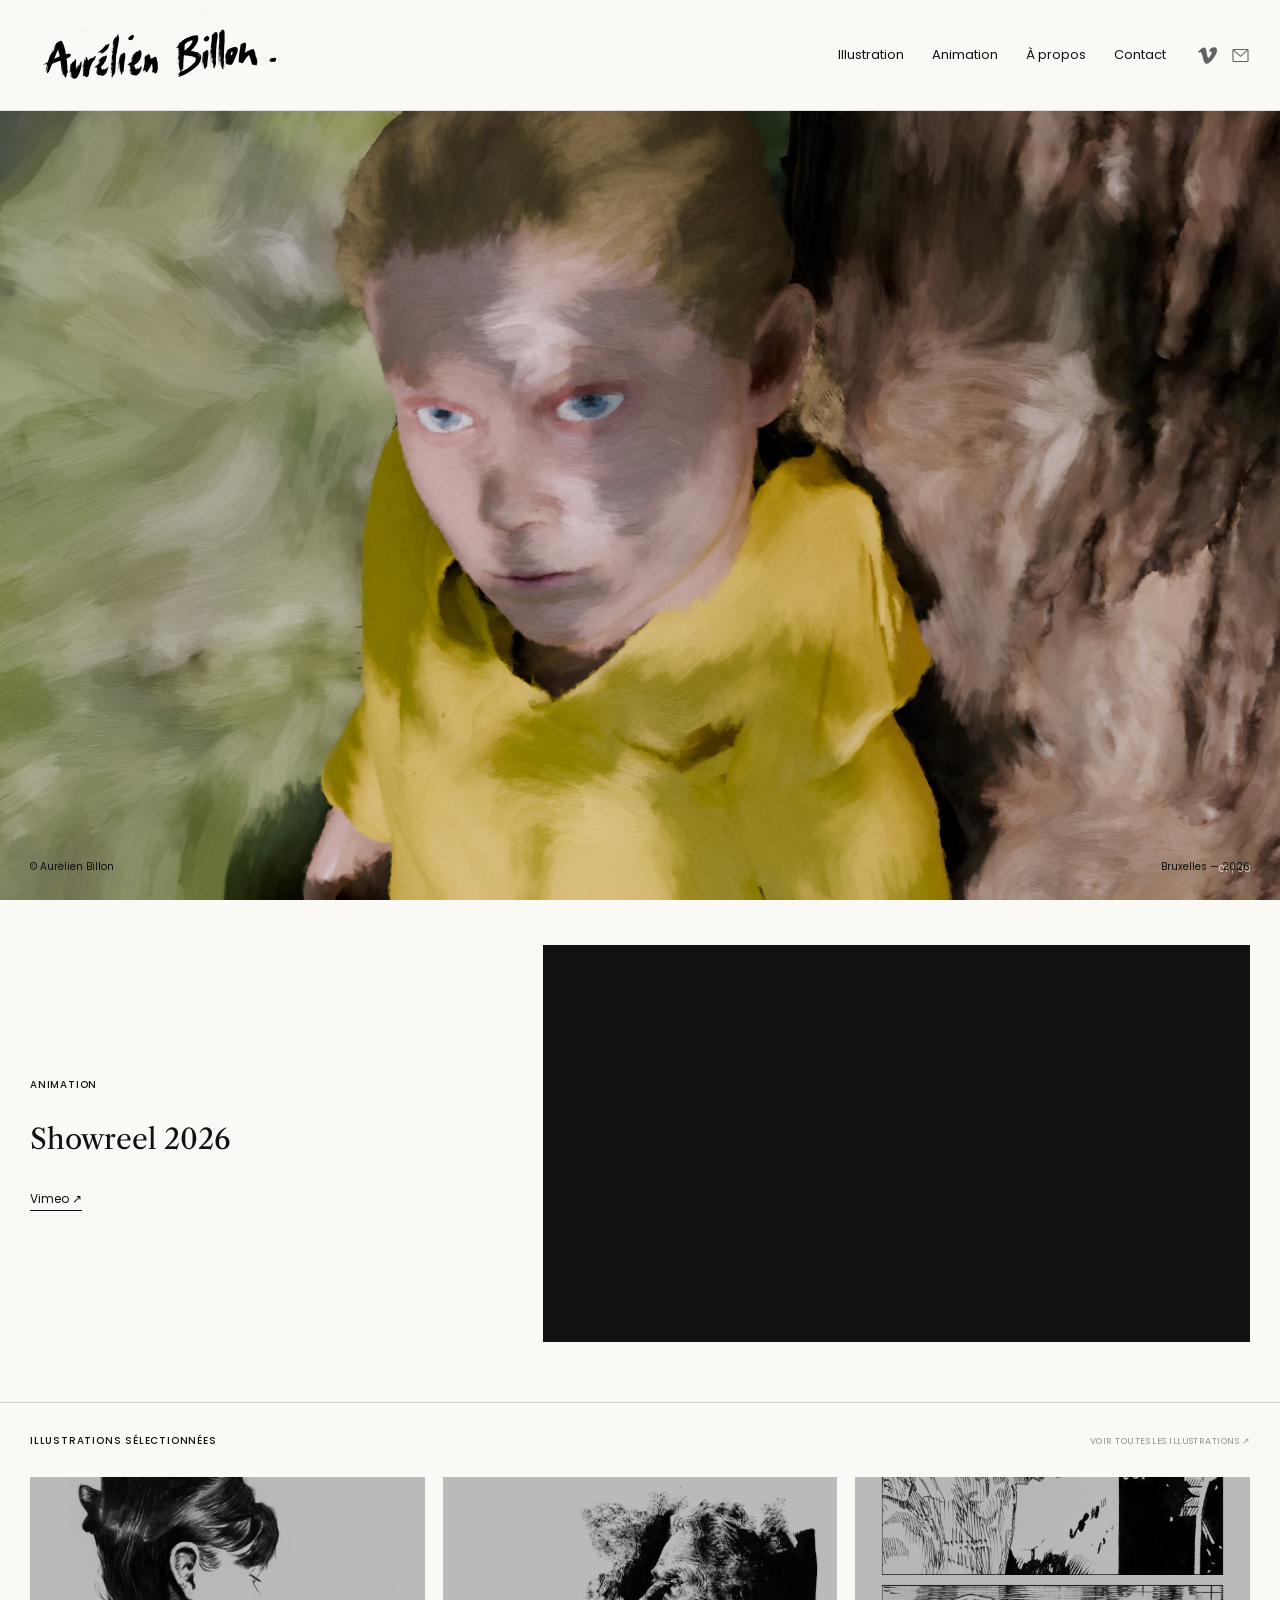
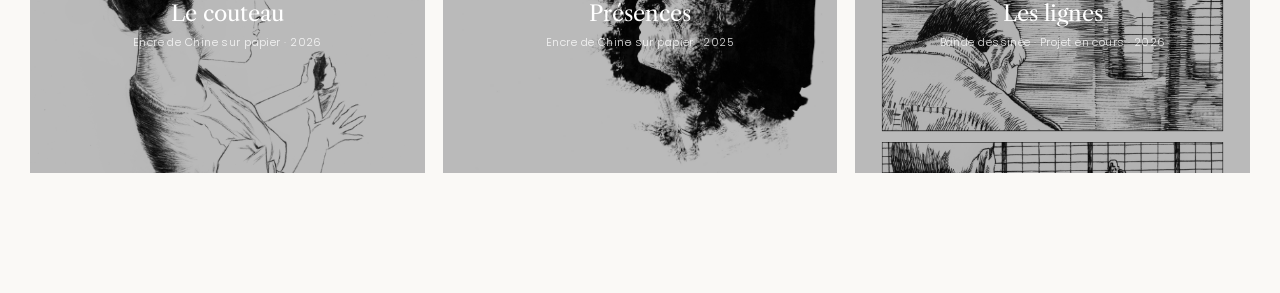
<file: index.html>
<!DOCTYPE html>
<html lang="fr">

<head>
    <meta charset="UTF-8">
    <meta name="viewport" content="width=device-width, initial-scale=1.0">

    <title>Aurélien Billon</title>

    <link rel="icon" type="image/svg+xml" href="images/favicon.svg">

    <link rel="preconnect" href="https://fonts.googleapis.com">
    <link rel="preconnect" href="https://fonts.gstatic.com" crossorigin>

    <link
        href="https://fonts.googleapis.com/css2?family=Libre+Caslon+Text:ital,wght@0,400;0,700;1,400&family=Poppins:wght@300;400;500&display=swap"
        rel="stylesheet">

    <link rel="stylesheet" href="style.css?v=2">


    <style>
        /* =========================================
           INDEX — ESPACEMENTS PLUS COMPACTS
        ========================================== */

        .home-page {
            width: 100%;

            padding:
                20px var(--page-x) 25px;
        }


        /* =========================================
           SHOWREEL
        ========================================== */

        .home-hero {
            width: 100%;

            min-height: auto;

            display: grid;

            grid-template-columns:
                minmax(260px, 0.75fr) minmax(520px, 1.25fr);

            gap: 7vw;

            align-items: center;

            padding:
                25px 0 35px;
        }


        /* =========================================
           ILLUSTRATIONS SELECTIONNEES
        ========================================== */

        .selected-illustrations {
            width: 100%;

            padding:
                30px var(--page-x) 120px;

            border-top:
                1px solid var(--line);
        }


        .selected-illustrations-header {
            width: 100%;

            display: flex;
            align-items: baseline;
            justify-content: space-between;

            margin-bottom: 28px;
        }


        .selected-illustrations-header p {
            margin: 0;

            font-family: var(--font-sans);

            font-size: 10px;
            font-weight: 500;

            text-transform: uppercase;

            letter-spacing: 0.08em;
        }


        .selected-illustrations-header a {
            font-family: var(--font-sans);

            font-size: 9px;

            text-transform: uppercase;

            letter-spacing: 0.05em;

            opacity: 0.45;

            transition: opacity 0.2s ease;
        }


        .selected-illustrations-header a:hover {
            opacity: 1;
        }


        /* =========================================
           GRILLE ILLUSTRATIONS
        ========================================== */

        .selected-illustrations-grid {
            width: 100%;

            display: grid;

            grid-template-columns:
                repeat(3, minmax(0, 1fr));

            gap: 18px;
        }


        .selected-illustration-card {
            display: block;

            width: 100%;
        }


        .selected-illustration-image {
            position: relative;

            width: 100%;

            aspect-ratio: 4 / 3;

            overflow: hidden;

            background: #eee;
        }


        .selected-illustration-image img {
            display: block;

            width: 100%;
            height: 100%;

            object-fit: cover;
            object-position: center;

            filter: brightness(0.76);

            transition:
                filter 0.3s ease,
                transform 0.35s ease;
        }


        /* =========================================
           TEXTE SUR LES VIGNETTES
        ========================================== */

        .selected-illustration-overlay {
            position: absolute;

            inset: 0;

            display: flex;
            align-items: center;
            justify-content: center;

            padding: 20px;

            background: rgba(0, 0, 0, 0.04);

            pointer-events: none;

            transition: background 0.3s ease;
        }


        .selected-illustration-text {
            color: white;

            text-align: center;
        }


        .selected-illustration-text h3 {
            margin: 0 0 8px;

            font-family: var(--font-serif);

            font-size: clamp(21px, 1.7vw, 27px);
            font-weight: 400;

            line-height: 1.2;
        }


        .selected-illustration-text p {
            margin: 0;

            font-family: var(--font-sans);

            font-size: 11px;
            font-weight: 300;

            line-height: 1.4;

            letter-spacing: 0.04em;

            opacity: 0.85;
        }


        /* =========================================
           HOVER
        ========================================== */

        .selected-illustration-card:hover .selected-illustration-image img {

            filter: brightness(0.64);

            transform: scale(1.01);
        }


        .selected-illustration-card:hover .selected-illustration-overlay {

            background: rgba(0, 0, 0, 0.08);
        }


        /* =========================================
           MOBILE
        ========================================== */

        @media (max-width: 700px) {

            .home-page {
                padding:
                    18px var(--page-x) 20px;
            }


            .home-hero {
                grid-template-columns: 1fr;

                gap: 30px;

                padding:
                    20px 0 35px;
            }


            .selected-illustrations {
                padding:
                    30px var(--page-x) 100px;
            }


            .selected-illustrations-grid {
                grid-template-columns: 1fr;

                gap: 18px;
            }


            .selected-illustration-text p {
                font-size: 10px;
            }

        }
    </style>

</head>


<body>


    <!-- =========================================
         HEADER
    ========================================== -->

    <header class="header">

        <a href="index.html" class="name" aria-label="Aurélien Billon — Accueil">

            <img src="images/aurelien-billon.svg" alt="Aurélien Billon">

        </a>


        <div class="header-right">

            <nav class="navigation">

                <a href="illustration.html">
                    Illustration
                </a>


                <div class="nav-dropdown">

                    <a href="animation.html" class="nav-dropdown-title">
                        Animation
                    </a>

                    <div class="nav-dropdown-menu">

                        <a href="animation-2d.html">
                            2D
                        </a>

                        <a href="animation-3d.html">
                            3D
                        </a>

                    </div>

                </div>


                <a href="apropos.html">
                    À propos
                </a>


                <a href="contact.html">
                    Contact
                </a>

            </nav>


            <!-- ICONES -->

            <div class="header-icons">


                <!-- VIMEO -->

                <a href="https://vimeo.com/user207681226" class="header-icon" target="_blank" rel="noopener noreferrer"
                    aria-label="Vimeo">

                    <svg class="vimeo-icon" viewBox="0 0 24 24" aria-hidden="true">

                        <path
                            d="M23.977 6.416c-.105 2.338-1.739 5.543-4.894 9.608-3.267 4.247-6.025 6.37-8.29 6.37-1.409 0-2.598-1.296-3.57-3.886L5.29 11.386c-.72-2.588-1.49-3.882-2.31-3.882-.18 0-.806.377-1.876 1.127L0 7.178c1.175-1.033 2.334-2.066 3.478-3.1C5.045 2.724 6.223 2.01 7.02 1.93c1.88-.18 3.038 1.106 3.475 3.857.467 2.97.792 4.818.973 5.543.54 2.464 1.133 3.694 1.781 3.694.503 0 1.26-.797 2.27-2.394 1.008-1.597 1.547-2.812 1.62-3.646.144-1.379-.396-2.07-1.62-2.07-.576 0-1.17.132-1.78.394 1.182-3.875 3.44-5.756 6.77-5.65 2.468.073 3.625 1.66 3.468 4.758z">
                        </path>

                    </svg>

                </a>


                <!-- MAIL -->

                <a href="contact.html" class="header-icon" aria-label="Contact">

                    <svg class="mail-icon" viewBox="0 0 24 24" aria-hidden="true">

                        <rect x="2.5" y="4.5" width="19" height="15" rx="0.8">
                        </rect>

                        <path d="M3 5L12 13L21 5"></path>

                    </svg>

                </a>


            </div>

        </div>

    </header>



    <!-- =========================================
         SLIDER PLEIN ECRAN
    ========================================== -->

    <section class="home-slider" id="home-slider">


        <div class="home-slides">


            <!-- 01 -->

            <div class="home-slide active">

                <img src="images/home/home-01.jpg" alt="Travail sélectionné 01">

            </div>


            <!-- 02 -->

            <div class="home-slide">

                <img src="images/home/home-02.jpg" alt="Travail sélectionné 02">

            </div>


            <!-- 03 -->

            <div class="home-slide">

                <img src="images/home/home-03.jpg" alt="Travail sélectionné 03">

            </div>


            <!-- 04 -->

            <div class="home-slide">

                <img src="images/home/home-04.jpg" alt="Travail sélectionné 04">

            </div>


            <!-- 05 -->

            <div class="home-slide">

                <img src="images/home/home-05.jpg" alt="Travail sélectionné 05">

            </div>


            <!-- 06 -->

            <div class="home-slide">

                <img src="images/home/home-06.jpg" alt="Travail sélectionné 06">

            </div>


            <!-- 07 -->

            <div class="home-slide">

                <img src="images/home/home-07.jpg" alt="Travail sélectionné 07">

            </div>


            <!-- 08 -->

            <div class="home-slide">

                <img src="images/home/home-08.jpg" alt="Travail sélectionné 08">

            </div>


        </div>



        <!-- ZONE GAUCHE -->

        <button class="home-slider-zone home-slider-prev" type="button" aria-label="Image précédente">

            <span>
                ←
            </span>

        </button>



        <!-- ZONE DROITE -->

        <button class="home-slider-zone home-slider-next" type="button" aria-label="Image suivante">

            <span>
                →
            </span>

        </button>



        <!-- COMPTEUR -->

        <div class="home-slider-counter">

            <span id="slider-current">
                01
            </span>

            <span>
                /
            </span>

            <span id="slider-total">
                08
            </span>

        </div>


    </section>



    <!-- =========================================
         SHOWREEL
    ========================================== -->

    <main class="home-page">


        <section class="home-hero">


            <!-- TEXTE -->

            <div class="home-hero-text">

                <p class="home-section-label">
                    Animation
                </p>


                <h1>
                    Showreel 2026
                </h1>


                <div class="home-showreel-meta">

                    <a href="https://vimeo.com/1194857553" target="_blank" rel="noopener noreferrer">
                        Vimeo ↗
                    </a>

                </div>

            </div>



            <!-- VIDEO -->

            <div class="home-video">

                <iframe src="https://player.vimeo.com/video/1194857553?title=0&byline=0&portrait=0"
                    allow="autoplay; fullscreen; picture-in-picture" allowfullscreen
                    title="Showreel 2026 — Aurélien Billon">
                </iframe>

            </div>


        </section>


    </main>



    <!-- =========================================
         ILLUSTRATIONS SELECTIONNEES
    ========================================== -->

    <section class="selected-illustrations">


        <!-- HEADER -->

        <div class="selected-illustrations-header">

            <p>
                Illustrations sélectionnées
            </p>


            <a href="illustration.html">
                Voir toutes les illustrations ↗
            </a>

        </div>



        <!-- =====================================
             GRILLE
        ====================================== -->

        <div class="selected-illustrations-grid">


            <!-- =================================
                 LE COUTEAU
            ================================== -->

            <a href="le-couteau.html" class="selected-illustration-card">

                <div class="selected-illustration-image">

                    <img src="images/le-couteau/le-couteau-final.jpg" alt="Le couteau">


                    <div class="selected-illustration-overlay">

                        <div class="selected-illustration-text">

                            <h3>
                                Le couteau
                            </h3>

                            <p>
                                Encre de Chine sur papier · 2026
                            </p>

                        </div>

                    </div>

                </div>

            </a>



            <!-- =================================
                 PRESENCES
            ================================== -->

            <a href="presences.html" class="selected-illustration-card">

                <div class="selected-illustration-image">

                    <img src="images/illustrations/illustration-01.jpg" alt="Présences">


                    <div class="selected-illustration-overlay">

                        <div class="selected-illustration-text">

                            <h3>
                                Présences
                            </h3>

                            <p>
                                Encre de Chine sur papier · 2025
                            </p>

                        </div>

                    </div>

                </div>

            </a>



            <!-- =================================
                 LES LIGNES
            ================================== -->

            <a href="les-lignes.html" class="selected-illustration-card">

                <div class="selected-illustration-image">

                    <img src="images/les-lignes/planche_1.png" alt="Les lignes">


                    <div class="selected-illustration-overlay">

                        <div class="selected-illustration-text">

                            <h3>
                                Les lignes
                            </h3>

                            <p>
                                Bande dessinée · Projet en cours · 2026
                            </p>

                        </div>

                    </div>

                </div>

            </a>


        </div>


    </section>



    <!-- =========================================
         FOOTER
    ========================================== -->

    <footer class="site-footer">

        <p>
            © Aurélien Billon
        </p>

        <p>
            Bruxelles — 2026
        </p>

    </footer>



    <!-- =========================================
         SLIDER — 4 SECONDES
    ========================================== -->

    <script>

        const slides =
            document.querySelectorAll(".home-slide");

        const previousButton =
            document.querySelector(".home-slider-prev");

        const nextButton =
            document.querySelector(".home-slider-next");

        const currentCounter =
            document.getElementById("slider-current");

        const totalCounter =
            document.getElementById("slider-total");


        let currentSlide = 0;
        let sliderInterval;


        function showSlide(index) {

            if (slides.length === 0) {
                return;
            }

            slides.forEach((slide) => {
                slide.classList.remove("active");
            });


            currentSlide =
                (index + slides.length) % slides.length;


            slides[currentSlide]
                .classList.add("active");


            currentCounter.textContent =
                String(currentSlide + 1)
                    .padStart(2, "0");

        }


        function nextSlide() {

            showSlide(currentSlide + 1);

        }


        function previousSlide() {

            showSlide(currentSlide - 1);

        }


        function startSlider() {

            clearInterval(sliderInterval);

            sliderInterval =
                setInterval(
                    nextSlide,
                    4000
                );

        }


        if (slides.length > 0) {

            totalCounter.textContent =
                String(slides.length)
                    .padStart(2, "0");

            showSlide(0);

            startSlider();

        }


        if (nextButton) {

            nextButton.addEventListener(
                "click",
                () => {

                    nextSlide();

                    startSlider();

                }
            );

        }


        if (previousButton) {

            previousButton.addEventListener(
                "click",
                () => {

                    previousSlide();

                    startSlider();

                }
            );

        }

    </script>


</body>

</html>
</file>
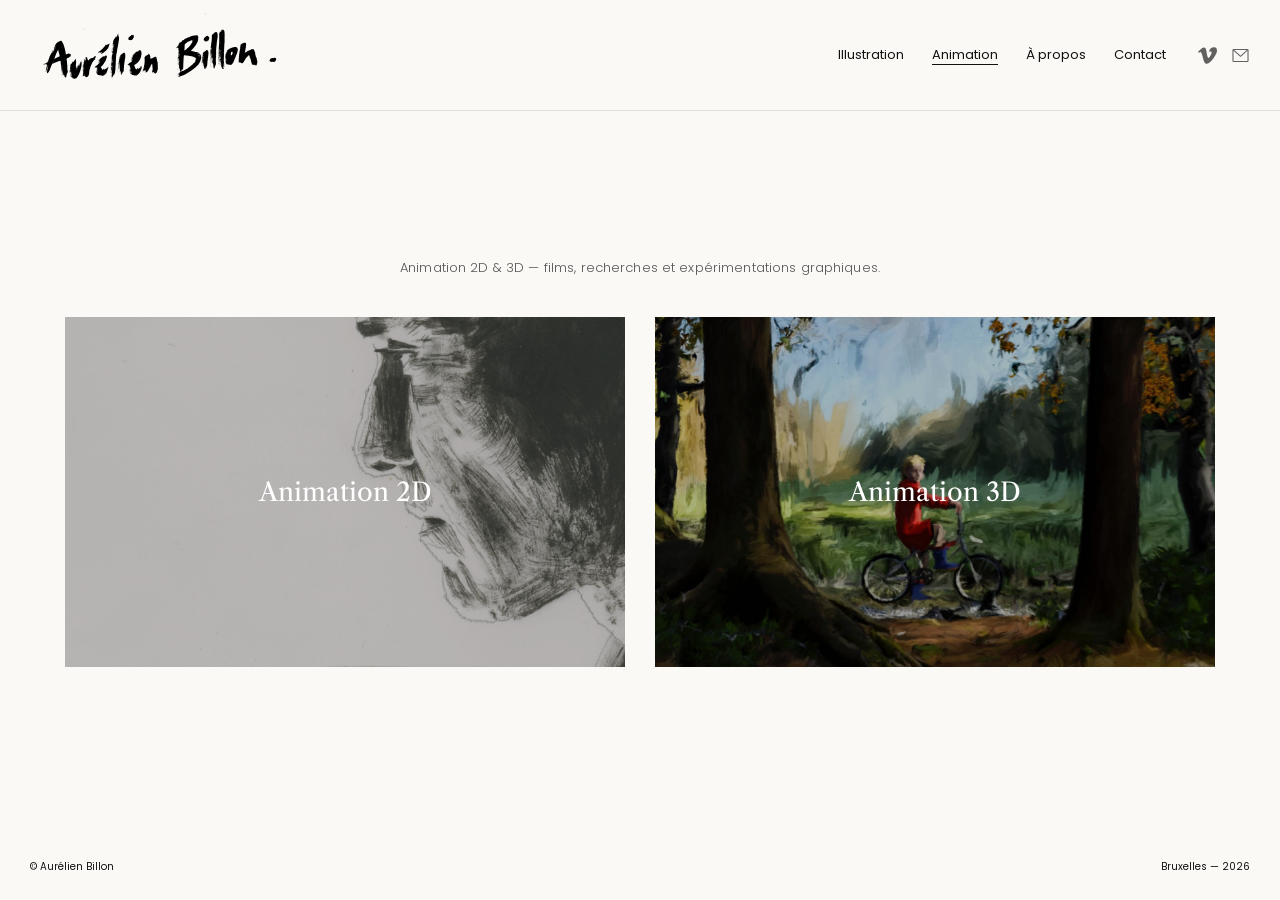
<file: animation.html>
<!DOCTYPE html>
<html lang="fr">

<head>
    <meta charset="UTF-8">
    <meta name="viewport" content="width=device-width, initial-scale=1.0">

    <title>Animation — Aurélien Billon</title>

    <link rel="icon" type="image/svg+xml" href="images/favicon.svg">

    <link rel="preconnect" href="https://fonts.googleapis.com">
    <link rel="preconnect" href="https://fonts.gstatic.com" crossorigin>

    <link
        href="https://fonts.googleapis.com/css2?family=Libre+Caslon+Text:ital,wght@0,400;0,700;1,400&family=Poppins:wght@300;400;500&display=swap"
        rel="stylesheet">

    <link rel="stylesheet" href="style.css?v=2">

    <style>
        .animation-choice-intro p {
            font-size: 13px;
        }

        @media (max-width: 500px) {

            .animation-choice-intro p {
                font-size: 11px;
            }

        }
    </style>

</head>


<body>


    <!-- =========================================
         HEADER
    ========================================== -->

    <header class="header">

        <a href="index.html" class="name" aria-label="Aurélien Billon — Accueil">

            <img src="images/aurelien-billon.svg" alt="Aurélien Billon">

        </a>


        <div class="header-right">

            <nav class="navigation">

                <a href="illustration.html">
                    Illustration
                </a>


                <div class="nav-dropdown">

                    <a href="animation.html" class="nav-dropdown-title active">
                        Animation
                    </a>

                    <div class="nav-dropdown-menu">

                        <a href="animation-2d.html">
                            2D
                        </a>

                        <a href="animation-3d.html">
                            3D
                        </a>

                    </div>

                </div>


                <a href="apropos.html">
                    À propos
                </a>


                <a href="contact.html">
                    Contact
                </a>

            </nav>


            <!-- ICONES -->

            <div class="header-icons">


                <!-- VIMEO -->

                <a href="https://vimeo.com/user207681226" class="header-icon" target="_blank" rel="noopener noreferrer"
                    aria-label="Vimeo">

                    <svg class="vimeo-icon" viewBox="0 0 24 24" aria-hidden="true">

                        <path
                            d="M23.977 6.416c-.105 2.338-1.739 5.543-4.894 9.608-3.267 4.247-6.025 6.37-8.29 6.37-1.409 0-2.598-1.296-3.57-3.886L5.29 11.386c-.72-2.588-1.49-3.882-2.31-3.882-.18 0-.806.377-1.876 1.127L0 7.178c1.175-1.033 2.334-2.066 3.478-3.1C5.045 2.724 6.223 2.01 7.02 1.93c1.88-.18 3.038 1.106 3.475 3.857.467 2.97.792 4.818.973 5.543.54 2.464 1.133 3.694 1.781 3.694.503 0 1.26-.797 2.27-2.394 1.008-1.597 1.547-2.812 1.62-3.646.144-1.379-.396-2.07-1.62-2.07-.576 0-1.17.132-1.78.394 1.182-3.875 3.44-5.756 6.77-5.65 2.468.073 3.625 1.66 3.468 4.758z">
                        </path>

                    </svg>

                </a>


                <!-- MAIL -->

                <a href="contact.html" class="header-icon" aria-label="Contact">

                    <svg class="mail-icon" viewBox="0 0 24 24" aria-hidden="true">

                        <rect x="2.5" y="4.5" width="19" height="15" rx="0.8">
                        </rect>

                        <path d="M3 5L12 13L21 5"></path>

                    </svg>

                </a>

            </div>

        </div>

    </header>



    <!-- =========================================
         PAGE ANIMATION
    ========================================== -->

    <main class="animation-choice-page">


        <!-- INTRO -->

        <div class="animation-choice-intro">

            <p>
                Animation 2D &amp; 3D — films, recherches et expérimentations graphiques.
            </p>

        </div>



        <!-- =====================================
             CHOIX 2D / 3D
        ====================================== -->

        <div class="animation-choice-grid">


            <!-- ANIMATION 2D -->

            <a href="animation-2d.html" class="animation-choice">

                <div class="animation-choice-image">

                    <img src="images/animation-cover/animation-2d.jpg" alt="Animation 2D">


                    <div class="animation-choice-overlay">

                        <h1>
                            Animation 2D
                        </h1>

                    </div>

                </div>

            </a>



            <!-- ANIMATION 3D -->

            <a href="animation-3d.html" class="animation-choice">

                <div class="animation-choice-image">

                    <img src="images/animation-cover/animation-3d.jpg" alt="Animation 3D">


                    <div class="animation-choice-overlay">

                        <h1>
                            Animation 3D
                        </h1>

                    </div>

                </div>

            </a>


        </div>


    </main>



    <!-- =========================================
         FOOTER
    ========================================== -->

    <footer class="site-footer">

        <p>
            © Aurélien Billon
        </p>

        <p>
            Bruxelles — 2026
        </p>

    </footer>


</body>

</html>
</file>
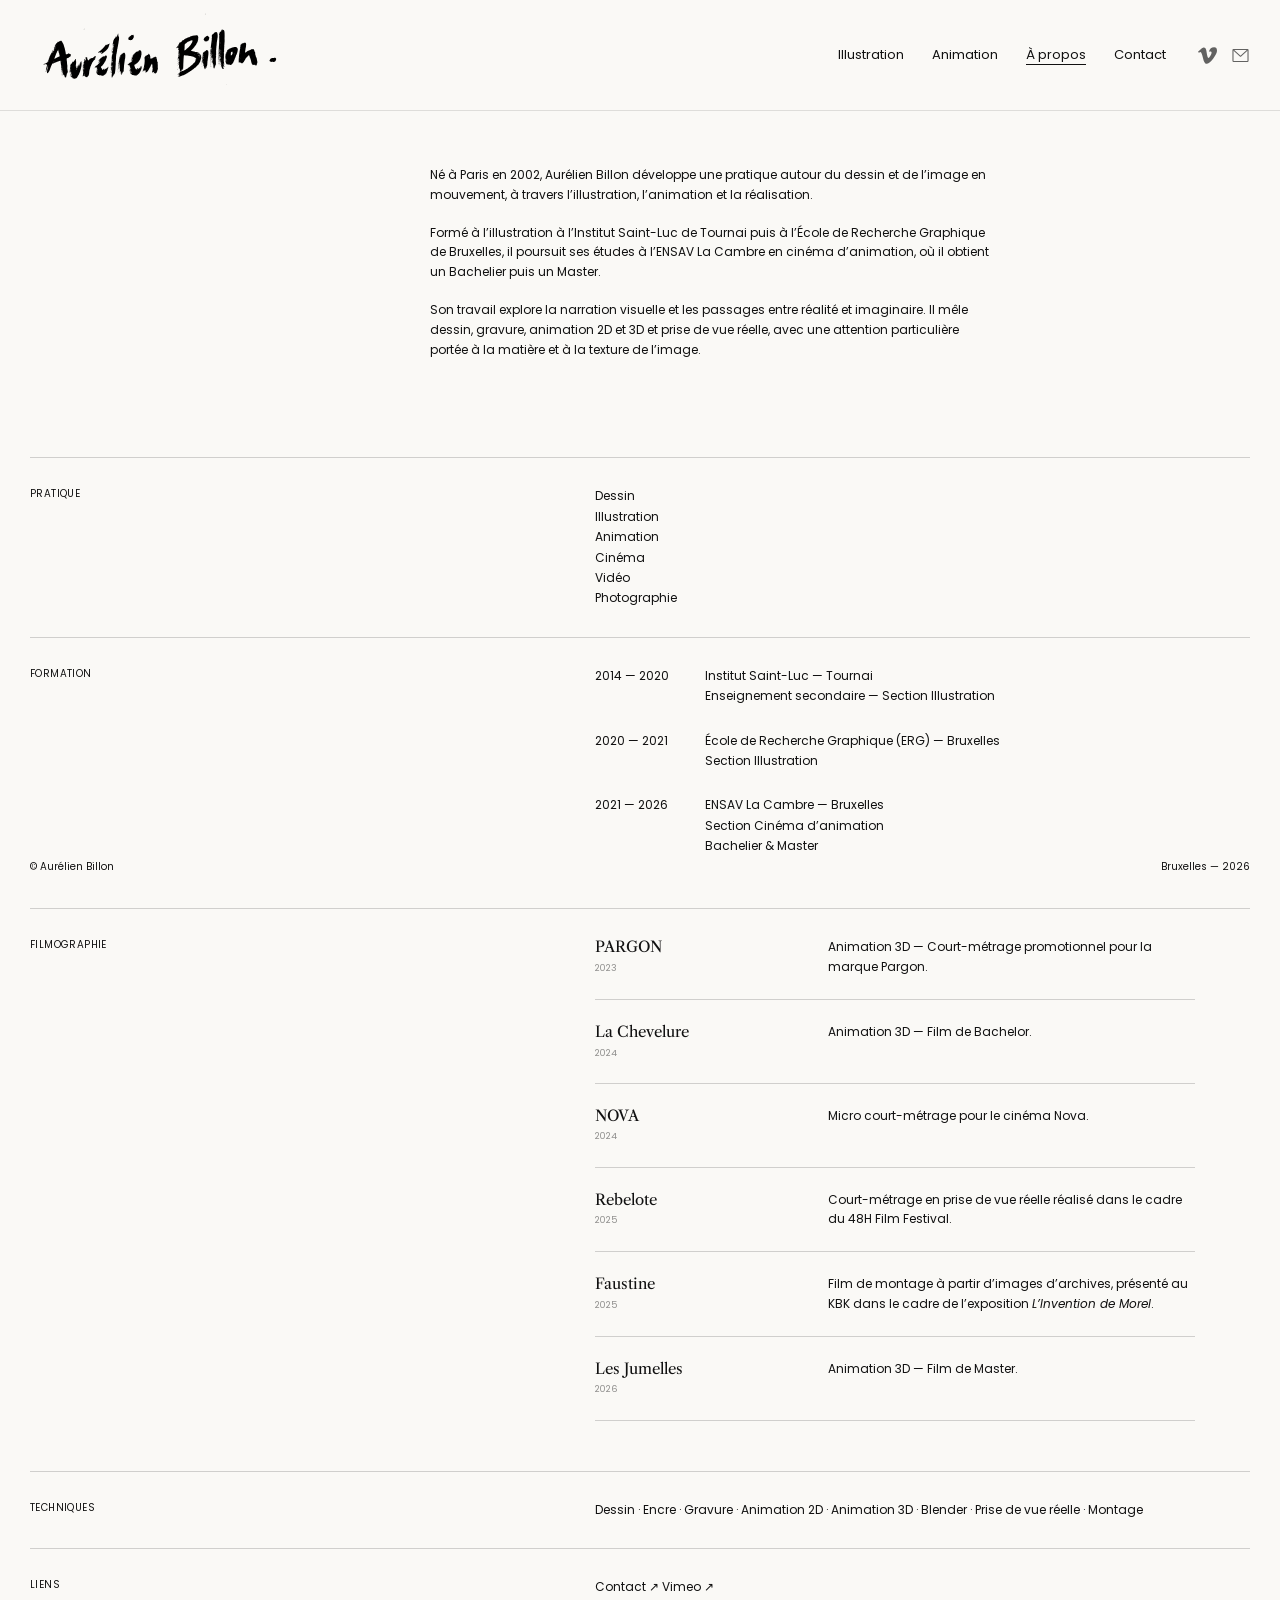
<file: apropos.html>
<!DOCTYPE html>
<html lang="fr">

<head>
    <meta charset="UTF-8">
    <meta name="viewport" content="width=device-width, initial-scale=1.0">

    <title>À propos — Aurélien Billon</title>

    <link rel="icon" type="image/svg+xml" href="images/favicon.svg">

    <link rel="preconnect" href="https://fonts.googleapis.com">
    <link rel="preconnect" href="https://fonts.gstatic.com" crossorigin>

    <link
        href="https://fonts.googleapis.com/css2?family=Libre+Caslon+Text:ital,wght@0,400;0,700;1,400&family=Poppins:wght@300;400;500&display=swap"
        rel="stylesheet">

    <link rel="stylesheet" href="style.css?v=2">
</head>

<body>

    <!-- =========================================
         HEADER
    ========================================== -->

    <header class="header">

        <!-- LOGO -->
        <a href="index.html" class="name" aria-label="Aurélien Billon — Accueil">

            <img src="images/aurelien-billon.svg" alt="Aurélien Billon">

        </a>


        <!-- PARTIE DROITE -->
        <div class="header-right">

            <!-- NAVIGATION -->
            <nav class="navigation">

                <a href="illustration.html">
                    Illustration
                </a>


                <!-- ANIMATION -->
                <div class="nav-dropdown">

                    <a href="animation.html" class="nav-dropdown-title">
                        Animation
                    </a>

                    <div class="nav-dropdown-menu">

                        <a href="animation-2d.html">
                            2D
                        </a>

                        <a href="animation-3d.html">
                            3D
                        </a>

                    </div>

                </div>


                <a href="apropos.html" class="active">
                    À propos
                </a>

                <a href="contact.html">
                    Contact
                </a>

            </nav>


            <!-- ICONES -->
            <div class="header-icons">

                <!-- VIMEO -->
                <a href="https://vimeo.com/user207681226" class="header-icon" target="_blank" rel="noopener noreferrer"
                    aria-label="Vimeo">

                    <svg class="vimeo-icon" viewBox="0 0 24 24" aria-hidden="true">

                        <path
                            d="M23.977 6.416c-.105 2.338-1.739 5.543-4.894 9.608-3.267 4.247-6.025 6.37-8.29 6.37-1.409 0-2.598-1.296-3.57-3.886L5.29 11.386c-.72-2.588-1.49-3.882-2.31-3.882-.18 0-.806.377-1.876 1.127L0 7.178c1.175-1.033 2.334-2.066 3.478-3.1C5.045 2.724 6.223 2.01 7.02 1.93c1.88-.18 3.038 1.106 3.475 3.857.467 2.97.792 4.818.973 5.543.54 2.464 1.133 3.694 1.781 3.694.503 0 1.26-.797 2.27-2.394 1.008-1.597 1.547-2.812 1.62-3.646.144-1.379-.396-2.07-1.62-2.07-.576 0-1.17.132-1.78.394 1.182-3.875 3.44-5.756 6.77-5.65 2.468.073 3.625 1.66 3.468 4.758z">
                        </path>

                    </svg>

                </a>


                <!-- MAIL -->
                <a href="contact.html" class="header-icon" aria-label="Contact">

                    <svg class="mail-icon" viewBox="0 0 24 24" aria-hidden="true">

                        <rect x="2.5" y="4.5" width="19" height="15" rx="0.8">
                        </rect>

                        <path d="M3 5L12 13L21 5"></path>

                    </svg>

                </a>

            </div>

        </div>

    </header>


    <!-- ESPACE SOUS LE HEADER -->
    <div style="height: 50px;"></div>


    <!-- =========================================
         À PROPOS
    ========================================== -->

    <main class="about-page">


        <!-- =====================================
             PHOTO + BIO
        ====================================== -->

        <section class="about-intro">


            <!-- PHOTO -->
            <div class="about-image">

                <div class="about-image-placeholder">

                </div>

            </div>


            <!-- BIO -->
            <div class="about-bio">

                <p>
                    Né à Paris en 2002, Aurélien Billon développe une pratique
                    autour du dessin et de l’image en mouvement, à travers
                    l’illustration, l’animation et la réalisation.
                </p>

                <p>
                    Formé à l’illustration à l’Institut Saint-Luc de Tournai
                    puis à l’École de Recherche Graphique de Bruxelles, il
                    poursuit ses études à l’ENSAV La Cambre en cinéma
                    d’animation, où il obtient un Bachelier puis un Master.
                </p>

                <p>
                    Son travail explore la narration visuelle et les passages
                    entre réalité et imaginaire. Il mêle dessin, gravure,
                    animation 2D et 3D et prise de vue réelle, avec une
                    attention particulière portée à la matière et à la
                    texture de l’image.
                </p>

            </div>

        </section>


        <!-- =====================================
             PRATIQUE
        ====================================== -->

        <section class="about-section">

            <div class="about-section-title">
                Pratique
            </div>

            <div class="about-section-content">

                Dessin<br>
                Illustration<br>
                Animation<br>
                Cinéma<br>
                Vidéo<br>
                Photographie

            </div>

        </section>


        <!-- =====================================
             FORMATION
        ====================================== -->

        <section class="about-section">

            <div class="about-section-title">
                Formation
            </div>


            <div class="about-section-content">


                <div class="about-row">

                    <span>
                        2014 — 2020
                    </span>

                    <p>
                        Institut Saint-Luc — Tournai<br>
                        Enseignement secondaire — Section Illustration
                    </p>

                </div>


                <div class="about-row">

                    <span>
                        2020 — 2021
                    </span>

                    <p>
                        École de Recherche Graphique (ERG) — Bruxelles<br>
                        Section Illustration
                    </p>

                </div>


                <div class="about-row">

                    <span>
                        2021 — 2026
                    </span>

                    <p>
                        ENSAV La Cambre — Bruxelles<br>
                        Section Cinéma d’animation<br>
                        Bachelier & Master
                    </p>

                </div>

            </div>

        </section>


        <!-- =====================================
             FILMOGRAPHIE
        ====================================== -->

        <section class="about-section">

            <div class="about-section-title">
                Filmographie
            </div>


            <div class="about-section-content filmography">


                <!-- PARGON -->
                <div class="film-row">

                    <div class="film-title">

                        <p>
                            PARGON
                        </p>

                        <span>
                            2023
                        </span>

                    </div>

                    <p>
                        Animation 3D — Court-métrage promotionnel pour la marque Pargon.
                    </p>

                </div>


                <!-- LA CHEVELURE -->
                <div class="film-row">

                    <div class="film-title">

                        <p>
                            La Chevelure
                        </p>

                        <span>
                            2024
                        </span>

                    </div>

                    <p>
                        Animation 3D — Film de Bachelor.
                    </p>

                </div>


                <!-- NOVA -->
                <div class="film-row">

                    <div class="film-title">

                        <p>
                            NOVA
                        </p>

                        <span>
                            2024
                        </span>

                    </div>

                    <p>
                        Micro court-métrage pour le cinéma Nova.
                    </p>

                </div>


                <!-- REBELOTE -->
                <div class="film-row">

                    <div class="film-title">

                        <p>
                            Rebelote
                        </p>

                        <span>
                            2025
                        </span>

                    </div>

                    <p>
                        Court-métrage en prise de vue réelle réalisé
                        dans le cadre du 48H Film Festival.
                    </p>

                </div>


                <!-- FAUSTINE -->
                <div class="film-row">

                    <div class="film-title">

                        <p>
                            Faustine
                        </p>

                        <span>
                            2025
                        </span>

                    </div>

                    <p>
                        Film de montage à partir d’images d’archives,
                        présenté au KBK dans le cadre de l’exposition
                        <em>L’Invention de Morel</em>.
                    </p>

                </div>


                <!-- LES JUMELLES -->
                <div class="film-row">

                    <div class="film-title">

                        <p>
                            Les Jumelles
                        </p>

                        <span>
                            2026
                        </span>

                    </div>

                    <p>
                        Animation 3D — Film de Master.
                    </p>

                </div>

            </div>

        </section>


        <!-- =====================================
             TECHNIQUES
        ====================================== -->

        <section class="about-section">

            <div class="about-section-title">
                Techniques
            </div>

            <div class="about-section-content">

                <p class="techniques">
                    Dessin · Encre · Gravure · Animation 2D · Animation 3D ·
                    Blender · Prise de vue réelle · Montage
                </p>

            </div>

        </section>


        <!-- =====================================
             LIENS
        ====================================== -->

        <section class="about-section about-last-section">

            <div class="about-section-title">
                Liens
            </div>

            <div class="about-section-content about-links">

                <a href="contact.html">
                    Contact ↗
                </a>

                <a href="https://vimeo.com/user207681226" target="_blank" rel="noopener noreferrer">
                    Vimeo ↗
                </a>

            </div>

        </section>

    </main>


    <!-- =========================================
         FOOTER
    ========================================== -->

    <footer class="site-footer">

        <p>
            © Aurélien Billon
        </p>

        <p>
            Bruxelles — 2026
        </p>

    </footer>

</body>

</html>
</file>
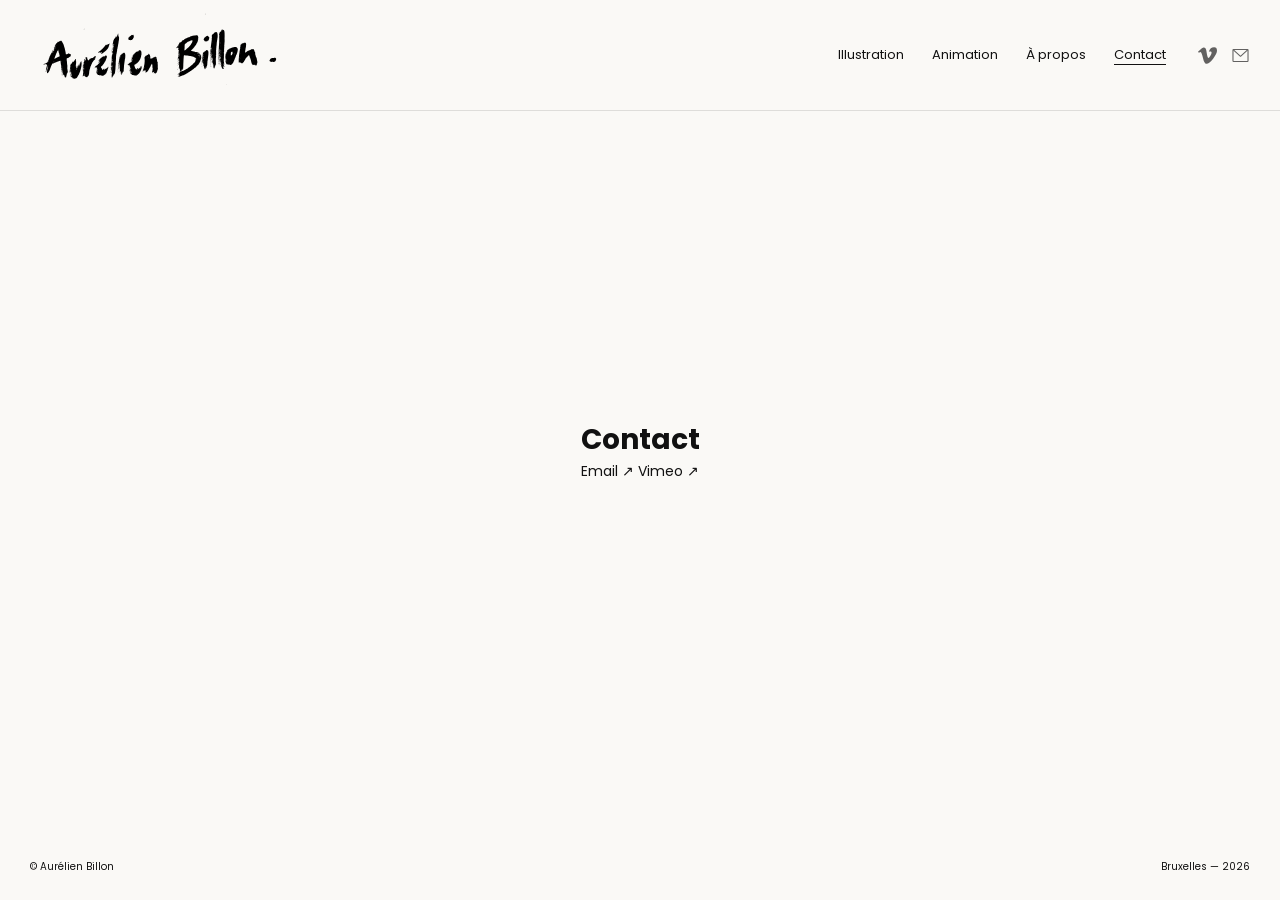
<file: contact.html>
<!DOCTYPE html>
<html lang="fr">

<head>
    <meta charset="UTF-8">
    <meta name="viewport" content="width=device-width, initial-scale=1.0">

    <title>Contact — Aurélien Billon</title>

    <link rel="icon" type="image/svg+xml" href="images/favicon.svg">

    <link rel="preconnect" href="https://fonts.googleapis.com">
    <link rel="preconnect" href="https://fonts.gstatic.com" crossorigin>

    <link
        href="https://fonts.googleapis.com/css2?family=Libre+Caslon+Text:ital,wght@0,400;0,700;1,400&family=Poppins:wght@300;400;500&display=swap"
        rel="stylesheet">

    <link rel="stylesheet" href="style.css?v=2">
</head>

<body>

    <!-- =========================================
         HEADER
    ========================================== -->

    <header class="header">

        <a href="index.html" class="name" aria-label="Aurélien Billon — Accueil">

            <img src="images/aurelien-billon.svg" alt="Aurélien Billon">

        </a>


        <div class="header-right">

            <nav class="navigation">

                <a href="illustration.html">
                    Illustration
                </a>


                <!-- ANIMATION -->

                <div class="nav-dropdown">

                    <a href="animation.html" class="nav-dropdown-title">
                        Animation
                    </a>

                    <div class="nav-dropdown-menu">

                        <a href="animation-2d.html">
                            2D
                        </a>

                        <a href="animation-3d.html">
                            3D
                        </a>

                    </div>

                </div>


                <a href="apropos.html">
                    À propos
                </a>


                <a href="contact.html" class="active">
                    Contact
                </a>

            </nav>


            <!-- =================================
                 ICONES
            ================================== -->

            <div class="header-icons">


                <!-- VIMEO -->

                <a href="https://vimeo.com/user207681226" class="header-icon" target="_blank" rel="noopener noreferrer"
                    aria-label="Vimeo">

                    <svg class="vimeo-icon" viewBox="0 0 24 24" aria-hidden="true">

                        <path
                            d="M23.977 6.416c-.105 2.338-1.739 5.543-4.894 9.608-3.267 4.247-6.025 6.37-8.29 6.37-1.409 0-2.598-1.296-3.57-3.886L5.29 11.386c-.72-2.588-1.49-3.882-2.31-3.882-.18 0-.806.377-1.876 1.127L0 7.178c1.175-1.033 2.334-2.066 3.478-3.1C5.045 2.724 6.223 2.01 7.02 1.93c1.88-.18 3.038 1.106 3.475 3.857.467 2.97.792 4.818.973 5.543.54 2.464 1.133 3.694 1.781 3.694.503 0 1.26-.797 2.27-2.394 1.008-1.597 1.547-2.812 1.62-3.646.144-1.379-.396-2.07-1.62-2.07-.576 0-1.17.132-1.78.394 1.182-3.875 3.44-5.756 6.77-5.65 2.468.073 3.625 1.66 3.468 4.758z">
                        </path>

                    </svg>

                </a>


                <!-- MAIL -->

                <a href="contact.html" class="header-icon" aria-label="Contact">

                    <svg class="mail-icon" viewBox="0 0 24 24" aria-hidden="true">

                        <rect x="2.5" y="4.5" width="19" height="15" rx="0.8">
                        </rect>

                        <path d="M3 5L12 13L21 5"></path>

                    </svg>

                </a>

            </div>

        </div>

    </header>



    <!-- =========================================
         CONTACT
    ========================================== -->

    <main class="contact-page">

        <div class="contact-content">

            <h1>
                Contact
            </h1>


            <div class="contact-links">

                <a href="mailto:aurelien.bbillon@gmail.com">
                    Email ↗
                </a>

                <a href="https://vimeo.com/user207681226" target="_blank" rel="noopener noreferrer">
                    Vimeo ↗
                </a>

            </div>

        </div>

    </main>



    <!-- =========================================
         FOOTER
    ========================================== -->

    <footer class="site-footer">

        <p>
            © Aurélien Billon
        </p>

        <p>
            Bruxelles — 2026
        </p>

    </footer>

</body>

</html>
</file>
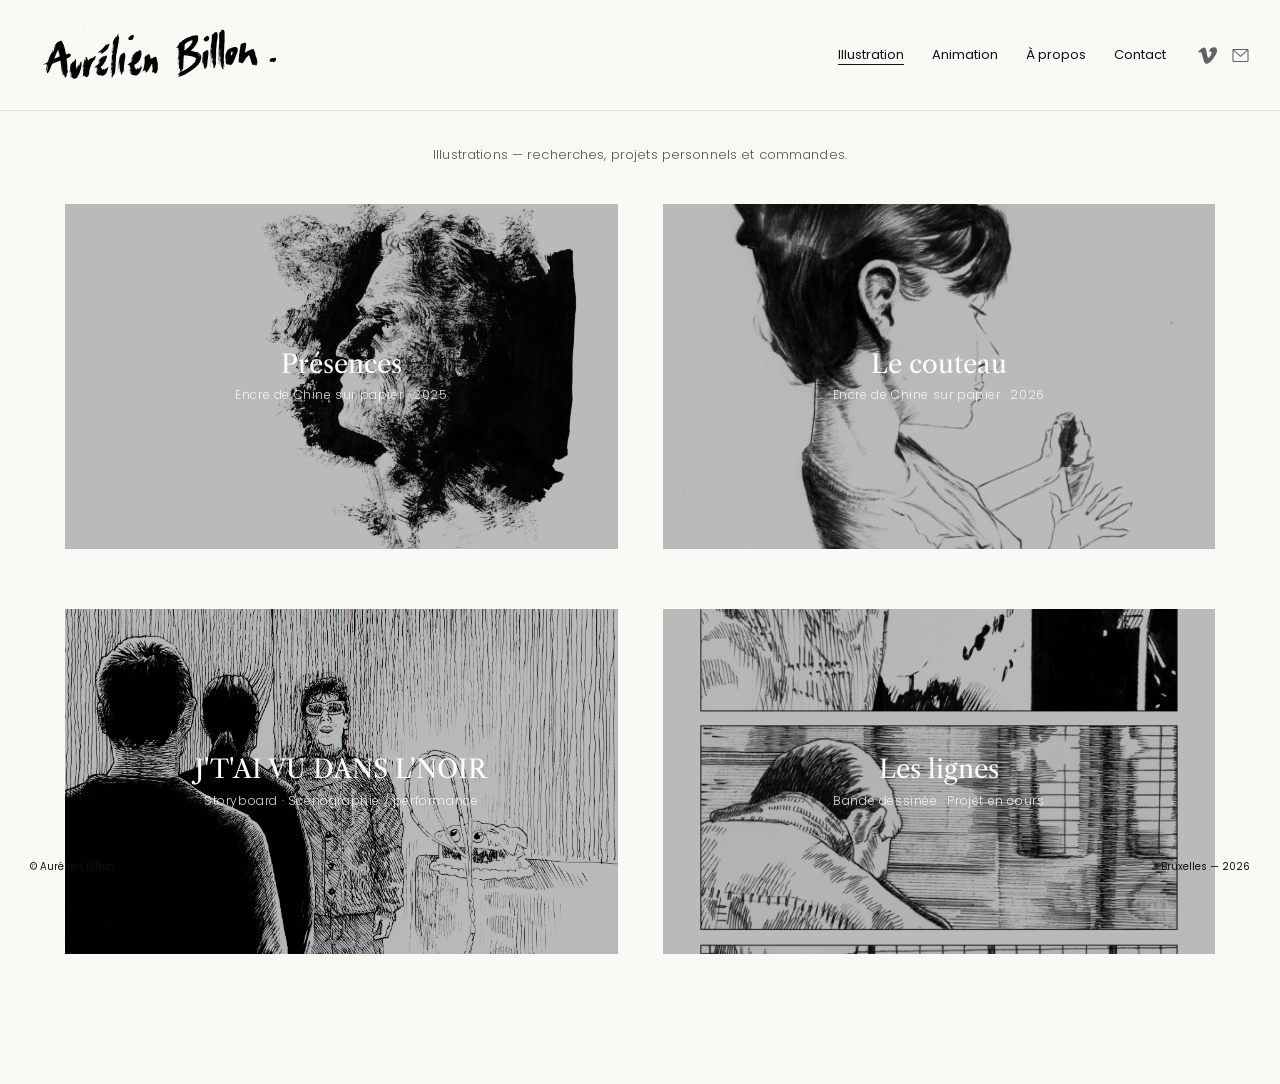
<file: illustration.html>
<!DOCTYPE html>
<html lang="fr">

<head>
    <meta charset="UTF-8">
    <meta name="viewport" content="width=device-width, initial-scale=1.0">

    <title>Illustration — Aurélien Billon</title>

    <link rel="icon" type="image/svg+xml" href="images/favicon.svg">

    <link rel="preconnect" href="https://fonts.googleapis.com">
    <link rel="preconnect" href="https://fonts.gstatic.com" crossorigin>

    <link
        href="https://fonts.googleapis.com/css2?family=Libre+Caslon+Text:ital,wght@0,400;0,700;1,400&family=Poppins:wght@300;400;500&display=swap"
        rel="stylesheet">

    <link rel="stylesheet" href="style.css?v=2">

    <style>
        /* INTRO */

        .illustration-page-intro {
            width: 100%;
            max-width: 1150px;
            margin: 0 auto 38px;
            text-align: center;
        }

        .illustration-page-intro p {
            margin: 0;
            font-family: "Poppins", sans-serif;
            font-size: 13px;
            font-weight: 300;
            line-height: 1.6;
            letter-spacing: 0.01em;
            color: #555;
        }


        /* IMAGES */

        .illustration-series-media img {
            filter: brightness(0.76);

            transition:
                filter 0.3s ease,
                transform 0.35s ease;
        }


        /* OVERLAY TOUJOURS VISIBLE */

        .illustration-series-overlay {
            position: absolute;
            inset: 0;

            display: flex;
            align-items: center;
            justify-content: center;

            opacity: 1 !important;
            visibility: visible !important;

            background: rgba(0, 0, 0, 0.04);

            pointer-events: none;

            transition: background 0.3s ease;
        }

        .illustration-series-overlay-text {
            color: white;
            text-align: center;

            opacity: 1 !important;
            visibility: visible !important;
        }

        .illustration-series-overlay-text h2 {
            font-family: "Libre Caslon Text", serif;

            font-size: clamp(23px, 2vw, 31px);
            font-weight: 400;
            line-height: 1.2;

            margin: 0 0 8px;

            opacity: 1 !important;
        }

        .illustration-series-overlay-text p {
            font-family: "Poppins", sans-serif;

            font-size: 12px;
            font-weight: 300;
            line-height: 1.4;

            letter-spacing: 0.05em;

            margin: 0;

            opacity: 0.85;
        }


        /* HOVER */

        .illustration-series-card:hover .illustration-series-media img {
            filter: brightness(0.64);
            transform: scale(1.01);
        }

        .illustration-series-card:hover .illustration-series-overlay {
            background: rgba(0, 0, 0, 0.08);
        }


        /* MOBILE */

        @media (max-width: 700px) {

            .illustration-page-intro {
                margin-bottom: 30px;
            }

            .illustration-page-intro p {
                font-size: 11px;
            }

            .illustration-series-media img {
                filter: brightness(0.74);
            }

            .illustration-series-overlay-text p {
                font-size: 10px;
            }

        }
    </style>

</head>


<body>


    <!-- HEADER -->

    <header class="header">

        <a href="index.html" class="name" aria-label="Aurélien Billon — Accueil">

            <img src="images/aurelien-billon.svg" alt="Aurélien Billon">

        </a>


        <div class="header-right">

            <nav class="navigation">

                <a href="illustration.html" class="active">
                    Illustration
                </a>


                <div class="nav-dropdown">

                    <a href="animation.html" class="nav-dropdown-title">
                        Animation
                    </a>

                    <div class="nav-dropdown-menu">

                        <a href="animation-2d.html">
                            2D
                        </a>

                        <a href="animation-3d.html">
                            3D
                        </a>

                    </div>

                </div>


                <a href="apropos.html">
                    À propos
                </a>

                <a href="contact.html">
                    Contact
                </a>

            </nav>


            <div class="header-icons">

                <!-- VIMEO -->

                <a href="https://vimeo.com/user207681226" class="header-icon" target="_blank" rel="noopener noreferrer"
                    aria-label="Vimeo">

                    <svg class="vimeo-icon" viewBox="0 0 24 24" aria-hidden="true">

                        <path
                            d="M23.977 6.416c-.105 2.338-1.739 5.543-4.894 9.608-3.267 4.247-6.025 6.37-8.29 6.37-1.409 0-2.598-1.296-3.57-3.886L5.29 11.386c-.72-2.588-1.49-3.882-2.31-3.882-.18 0-.806.377-1.876 1.127L0 7.178c1.175-1.033 2.334-2.066 3.478-3.1C5.045 2.724 6.223 2.01 7.02 1.93c1.88-.18 3.038 1.106 3.475 3.857.467 2.97.792 4.818.973 5.543.54 2.464 1.133 3.694 1.781 3.694.503 0 1.26-.797 2.27-2.394 1.008-1.597 1.547-2.812 1.62-3.646.144-1.379-.396-2.07-1.62-2.07-.576 0-1.17.132-1.78.394 1.182-3.875 3.44-5.756 6.77-5.65 2.468.073 3.625 1.66 3.468 4.758z">
                        </path>

                    </svg>

                </a>


                <!-- MAIL -->

                <a href="contact.html" class="header-icon" aria-label="Contact">

                    <svg class="mail-icon" viewBox="0 0 24 24" aria-hidden="true">

                        <rect x="2.5" y="4.5" width="19" height="15" rx="0.8">
                        </rect>

                        <path d="M3 5L12 13L21 5"></path>

                    </svg>

                </a>

            </div>

        </div>

    </header>



    <!-- PAGE ILLUSTRATION -->

    <main class="illustration-page">


        <!-- INTRO -->

        <div class="illustration-page-intro">

            <p>
                Illustrations — recherches, projets personnels et commandes.
            </p>

        </div>



        <!-- PROJETS -->

        <div class="illustration-series-grid">


            <!-- PRESENCES -->

            <a href="presences.html" class="illustration-series-card">

                <div class="illustration-series-media">

                    <img src="images/illustrations/illustration-01.jpg" alt="Présences">

                    <div class="illustration-series-overlay">

                        <div class="illustration-series-overlay-text">

                            <h2>Présences</h2>

                            <p>
                                Encre de Chine sur papier · 2025
                            </p>

                        </div>

                    </div>

                </div>

            </a>



            <!-- LE COUTEAU -->

            <a href="le-couteau.html" class="illustration-series-card">

                <div class="illustration-series-media">

                    <img src="images/le-couteau/le-couteau-final.jpg" alt="Le couteau">

                    <div class="illustration-series-overlay">

                        <div class="illustration-series-overlay-text">

                            <h2>Le couteau</h2>

                            <p>
                                Encre de Chine sur papier · 2026
                            </p>

                        </div>

                    </div>

                </div>

            </a>



            <!-- J'T'AI VU DANS L'NOIR -->

            <a href="jtai-vu-dans-lnoir.html" class="illustration-series-card">

                <div class="illustration-series-media">

                    <img src="images/jtai-vu-dans-lnoir/1.png" alt="J'T'AI VU DANS L'NOIR">

                    <div class="illustration-series-overlay">

                        <div class="illustration-series-overlay-text">

                            <h2>
                                J'T'AI VU DANS L'NOIR
                            </h2>

                            <p>
                                Storyboard · Scénographie / performance
                            </p>

                        </div>

                    </div>

                </div>

            </a>



            <!-- LES LIGNES -->

            <a href="les-lignes.html" class="illustration-series-card">

                <div class="illustration-series-media">

                    <img src="images/les-lignes/planche_1.png" alt="Les lignes">

                    <div class="illustration-series-overlay">

                        <div class="illustration-series-overlay-text">

                            <h2>
                                Les lignes
                            </h2>

                            <p>
                                Bande dessinée · Projet en cours
                            </p>

                        </div>

                    </div>

                </div>

            </a>


        </div>


    </main>



    <!-- FOOTER -->

    <footer class="site-footer">

        <p>© Aurélien Billon</p>

        <p>Bruxelles — 2026</p>

    </footer>


</body>

</html>
</file>
<file: style.css>
/* =========================================
   VARIABLES
========================================= */

:root {
    --bg: #faf9f6;
    --text: #111;
    --text-soft: rgba(17, 17, 17, 0.68);
    --line: rgba(17, 17, 17, 0.18);

    --font-serif: "Libre Caslon Text", serif;
    --font-sans: "Poppins", sans-serif;

    --page-x: 30px;

    --header-y: 25px;
    --footer-y: 25px;

    --small: 10px;
    --body: 12px;
}


/* =========================================
   RESET
========================================= */

* {
    margin: 0;
    padding: 0;
    box-sizing: border-box;
}


/* =========================================
   BASE
========================================= */

html {
    scroll-behavior: smooth;
}

html,
body {
    width: 100%;
    min-height: 100%;
}

body {
    background: var(--bg);
    color: var(--text);

    font-family: var(--font-sans);
    font-size: 14px;
    font-weight: 400;

    -webkit-font-smoothing: antialiased;
}

body.lightbox-open {
    overflow: hidden;
}

a {
    color: inherit;
    text-decoration: none;
}


/* =========================================
   HEADER
========================================= */

.header {
    position: fixed;

    top: 0;
    left: 0;

    width: 100%;

    padding: var(--header-y) var(--page-x);

    display: flex;
    justify-content: space-between;
    align-items: flex-start;

    background: transparent;

    z-index: 1000;
}

.header::before {
    content: "";

    position: fixed;

    top: 0;
    left: 0;

    width: 100%;
    height: 110px;

    background: var(--bg);

    border-bottom: 1px solid rgba(17, 17, 17, 0.12);

    z-index: -1;
}


/* =========================================
   LOGO
========================================= */

.name {
    display: block;

    width: 255px;

    flex-shrink: 0;

    line-height: 0;

    transform: translateY(-15px);

    transition: opacity 0.2s ease;
}

.name img {
    display: block;

    width: 100%;
    height: auto;
}

.name:hover {
    opacity: 0.5;
}


/* =========================================
   HEADER DROITE
========================================= */

.header-right {
    display: flex;
    align-items: center;

    gap: 32px;

    flex-shrink: 0;

    transform: translateY(20px);
}


/* =========================================
   NAVIGATION
========================================= */

.navigation {
    display: flex;
    align-items: center;

    gap: 28px;

    font-size: 13px;

    flex-shrink: 0;
}

.navigation>a,
.nav-dropdown-title {
    color: var(--text);

    font-weight: 400;

    opacity: 1;

    transition: opacity 0.2s ease;
}

.navigation>a:hover,
.nav-dropdown-title:hover {
    opacity: 0.5;
}

.navigation>a.active,
.nav-dropdown-title.active {
    opacity: 1;

    text-decoration: underline;

    text-decoration-thickness: 1px;
    text-underline-offset: 5px;
}


/* =========================================
   DROPDOWN ANIMATION
========================================= */

.nav-dropdown {
    position: relative;

    display: flex;
    flex-direction: column;
    align-items: flex-start;
}

.nav-dropdown-title {
    display: block;

    cursor: pointer;

    position: relative;

    z-index: 2;
}

.nav-dropdown-menu {
    position: absolute;

    top: calc(100% - 10px);
    left: 0;

    min-width: 55px;

    padding-top: 12px;

    display: flex;
    flex-direction: column;

    gap: 1px;

    opacity: 0;
    visibility: hidden;

    pointer-events: none;

    z-index: 10;

    transition:
        opacity 0.18s ease,
        visibility 0.18s ease;
}

.nav-dropdown:hover .nav-dropdown-menu {
    opacity: 1;
    visibility: visible;

    pointer-events: auto;
}

.nav-dropdown-menu a {
    display: block;

    white-space: nowrap;

    font-size: 11px;

    color: var(--text);

    opacity: 1;

    transition: opacity 0.2s ease;
}

.nav-dropdown-menu a:hover {
    opacity: 0.5;
}

.nav-dropdown-menu a.active {
    opacity: 1;

    text-decoration: underline;

    text-decoration-thickness: 1px;
    text-underline-offset: 4px;
}


/* =========================================
   ICONES
========================================= */

.header-icons {
    display: flex;
    align-items: center;

    gap: 14px;

    flex-shrink: 0;
}

.header-icon {
    width: 19px;
    height: 19px;

    display: flex;
    align-items: center;
    justify-content: center;

    opacity: 0.65;

    transition:
        opacity 0.2s ease,
        transform 0.2s ease;
}

.header-icon:hover {
    opacity: 1;

    transform: translateY(-1px);
}

.header-icon svg {
    display: block;

    width: 100%;
    height: 100%;
}

.vimeo-icon {
    fill: var(--text);
}

.mail-icon {
    fill: none;

    stroke: var(--text);

    stroke-width: 1.35;

    stroke-linecap: round;
    stroke-linejoin: round;
}


/* =========================================
   FOOTER
========================================= */

.site-footer {
    position: fixed;

    bottom: 0;
    left: 0;

    width: 100%;

    padding:
        0 var(--page-x) var(--footer-y) var(--page-x);

    display: flex;
    justify-content: space-between;
    align-items: flex-end;

    font-size: var(--small);

    z-index: 1000;

    pointer-events: none;
}


/* =========================================
   HOME SLIDER
========================================= */

.home-slider {
    position: relative;

    width: 100%;

    height: calc(100vh - 110px);

    margin-top: 110px;

    overflow: hidden;

    background: #111;
}

.home-slides {
    position: relative;

    width: 100%;
    height: 100%;
}

.home-slide {
    position: absolute;

    inset: 0;

    width: 100%;
    height: 100%;

    opacity: 0;
    visibility: hidden;

    transition:
        opacity 0.7s ease,
        visibility 0.7s ease;
}

.home-slide.active {
    opacity: 1;
    visibility: visible;
}

.home-slide img {
    display: block;

    width: 100%;
    height: 100%;

    object-fit: cover;
    object-position: center;
}


/* =========================================
   SLIDER — ZONES
========================================= */

.home-slider-zone {
    position: absolute;

    top: 0;

    width: 50%;
    height: 100%;

    padding: 0;

    border: none;
    background: transparent;

    z-index: 10;

    cursor: default;
}

.home-slider-prev {
    left: 0;
}

.home-slider-next {
    right: 0;
}

.home-slider-zone span {
    position: absolute;

    top: 50%;

    transform: translateY(-50%);

    font-family: var(--font-sans);

    font-size: 30px;

    color: white;

    opacity: 0;

    transition: opacity 0.2s ease;

    pointer-events: none;
}

.home-slider-prev span {
    left: 28px;
}

.home-slider-next span {
    right: 28px;
}

.home-slider-zone:hover span {
    opacity: 1;
}


/* =========================================
   SLIDER — COMPTEUR
========================================= */

.home-slider-counter {
    position: absolute;

    right: 30px;
    bottom: 24px;

    z-index: 20;

    font-size: 9px;

    letter-spacing: 0.05em;

    color: white;

    opacity: 0.75;

    pointer-events: none;
}


/* =========================================
   HOME
========================================= */

.home-page {
    width: 100%;

    padding:
        70px var(--page-x) 140px var(--page-x);
}


/* =========================================
   HOME — SHOWREEL
========================================= */

.home-hero {
    width: 100%;

    min-height: calc(100vh - 160px);

    display: grid;

    grid-template-columns:
        minmax(280px, 0.8fr) minmax(520px, 1.2fr);

    gap: 7vw;

    align-items: center;

    padding-top: 24px;
    padding-bottom: 65px;
}

.home-hero-info,
.home-hero-text {
    align-self: center;
}

.home-section-label {
    margin-bottom: 30px;

    font-size: 10px;
    font-weight: 500;

    text-transform: uppercase;

    letter-spacing: 0.08em;
}

.home-hero h1 {
    font-family: var(--font-serif);

    font-size: clamp(22px, 2.2vw, 32px);

    font-weight: 400;

    line-height: 1.15;

    max-width: 520px;
}

.home-showreel-meta {
    margin-top: 35px;

    font-size: var(--body);
}

.home-showreel-meta a {
    display: inline-block;

    padding-bottom: 2px;

    border-bottom: 1px solid var(--text);

    transition: opacity 0.2s ease;
}

.home-showreel-meta a:hover {
    opacity: 0.5;
}

.home-video {
    width: 100%;

    aspect-ratio: 16 / 9;

    background: #111;

    overflow: hidden;
}

.home-video iframe {
    display: block;

    width: 100%;
    height: 100%;

    border: 0;
}


/* =========================================
   HOME — ILLUSTRATION SELECTIONNEE
========================================= */

.home-selected-work {
    width: 100%;

    padding-top: 55px;

    border-top: 1px solid var(--line);
}

.home-selected-header {
    width: 100%;

    display: flex;
    justify-content: space-between;
    align-items: baseline;

    margin-bottom: 28px;
}

.home-selected-header .home-section-label {
    margin-bottom: 0;
}

.home-selected-all {
    font-size: 9px;

    text-transform: uppercase;

    letter-spacing: 0.05em;

    opacity: 0.45;

    transition: opacity 0.2s ease;
}

.home-selected-all:hover {
    opacity: 1;
}


/* =========================================
   HOME — IMAGE LE COUTEAU
========================================= */

.home-selected-image {
    position: relative;

    display: flex;
    justify-content: center;

    width: 100%;

    overflow: hidden;
}

.home-selected-image img {
    display: block;

    width: auto;
    max-width: 100%;

    max-height: 82vh;

    height: auto;

    object-fit: contain;

    transition:
        filter 0.35s ease,
        opacity 0.35s ease,
        transform 0.45s ease;
}

.home-selected-overlay {
    position: absolute;

    inset: 0;

    display: flex;
    align-items: center;
    justify-content: center;

    background: rgba(0, 0, 0, 0);

    opacity: 0;

    transition:
        opacity 0.3s ease,
        background 0.3s ease;

    pointer-events: none;
}

.home-selected-title {
    display: flex;
    flex-direction: column;
    align-items: center;

    color: white;

    text-align: center;
}

.home-selected-title span {
    font-family: var(--font-serif);

    font-size: clamp(20px, 2vw, 30px);

    font-weight: 400;

    line-height: 1.2;
}

.home-selected-title small {
    margin-top: 6px;

    font-family: var(--font-sans);

    font-size: 9px;

    font-weight: 400;

    letter-spacing: 0.04em;

    opacity: 0.75;
}

.home-selected-image:hover img {
    filter: brightness(0.72);

    transform: scale(0.995);
}

.home-selected-image:hover .home-selected-overlay {
    opacity: 1;

    background: rgba(0, 0, 0, 0.08);
}


/* =========================================
   PAGE CHOIX ANIMATION
========================================= */

.animation-choice-page {
    width: 100%;

    min-height: 100vh;

    padding:
        145px var(--page-x) 120px var(--page-x);

    display: flex;
    flex-direction: column;

    align-items: center;
    justify-content: center;
}


/* =========================================
   INTRO ANIMATION
========================================= */

.animation-choice-intro {
    width: 100%;

    margin-bottom: 38px;

    text-align: center;
}

.animation-choice-intro p {
    margin: 0;

    font-family: var(--font-sans);

    font-size: 11px;
    font-weight: 300;

    line-height: 1.6;

    letter-spacing: 0.01em;

    color: #555;
}


/* =========================================
   GRILLE ANIMATION
========================================= */

.animation-choice-grid {
    width: 100%;

    max-width: 1150px;

    display: grid;

    grid-template-columns:
        repeat(2, minmax(0, 1fr));

    gap: 30px;

    align-items: center;
}

.animation-choice {
    position: relative;

    display: block;

    width: 100%;

    overflow: hidden;
}

.animation-choice-image {
    position: relative;

    width: 100%;

    aspect-ratio: 16 / 10;

    overflow: hidden;

    background: #eee;
}


/* =========================================
   IMAGE — PAGE ANIMATION
========================================= */

.animation-choice-image img {
    display: block;

    width: 100%;
    height: 100%;

    object-fit: cover;
    object-position: center;

    filter: brightness(0.76);

    transform: scale(1);

    transition:
        filter 0.3s ease,
        transform 0.35s ease;
}


/* =========================================
   TITRES 2D / 3D
   TOUJOURS VISIBLES
========================================= */

.animation-choice-overlay {
    position: absolute;

    inset: 0;

    z-index: 5;

    display: flex;
    align-items: center;
    justify-content: center;

    opacity: 1 !important;
    visibility: visible !important;

    background: rgba(0, 0, 0, 0.04);

    pointer-events: none;

    transition:
        background 0.3s ease;
}

.animation-choice-overlay h1 {
    display: block !important;

    margin: 0;

    font-family: var(--font-serif);

    font-size: clamp(23px, 2vw, 31px);

    font-weight: 400;

    line-height: 1.2;

    color: #fff;

    opacity: 1 !important;
    visibility: visible !important;

    text-align: center;

    transform: none !important;

    position: relative;

    z-index: 6;
}


/* =========================================
   HOVER — PAGE ANIMATION
========================================= */

.animation-choice:hover .animation-choice-image img {
    filter: brightness(0.64);

    transform: scale(1.01);
}

.animation-choice:hover .animation-choice-overlay {
    background: rgba(0, 0, 0, 0.08);
}


/* =========================================
   ILLUSTRATION
========================================= */

.illustration-page {
    width: 100%;

    padding:
        145px var(--page-x) 130px var(--page-x);
}

.illustration-grid {
    width: 100%;

    max-width: 1150px;

    margin: 0 auto;

    display: grid;

    grid-template-columns:
        repeat(2, minmax(0, 1fr));

    gap:
        75px 70px;

    align-items: start;
}

.illustration-item {
    appearance: none;

    border: none;
    background: none;

    padding: 0;

    width: 100%;

    cursor: zoom-in;

    display: flex;
    justify-content: center;
}

.illustration-item img {
    display: block;

    width: auto;
    max-width: 100%;

    max-height: 620px;

    object-fit: contain;

    transition:
        opacity 0.25s ease,
        transform 0.35s ease;
}

.illustration-item:hover img {
    opacity: 0.82;

    transform: scale(0.985);
}


/* =========================================
   ILLUSTRATION — SERIES
========================================= */

.illustration-series-grid {
    width: 100%;

    max-width: 1150px;

    margin: 0 auto;

    display: grid;

    grid-template-columns:
        repeat(2, minmax(0, 1fr));

    gap:
        60px 45px;

    align-items: start;
}

.illustration-series-card {
    display: block;

    width: 100%;
}

.illustration-series-media {
    position: relative;

    width: 100%;

    aspect-ratio: 16 / 10;

    overflow: hidden;

    background: #eee;
}

.illustration-series-media img {
    display: block;

    width: 100%;
    height: 100%;

    max-width: none;
    max-height: none;

    object-fit: cover;
    object-position: center;

    transition:
        filter 0.3s ease,
        opacity 0.3s ease,
        transform 0.35s ease;
}

.illustration-series-overlay {
    position: absolute;

    inset: 0;

    display: flex;
    align-items: center;
    justify-content: center;

    opacity: 0;

    background: rgba(0, 0, 0, 0);

    transition:
        opacity 0.3s ease,
        background 0.3s ease;

    pointer-events: none;
}

a.illustration-series-card:hover .illustration-series-overlay {
    opacity: 1;

    background: rgba(0, 0, 0, 0.32);
}

a.illustration-series-card:hover img {
    filter: brightness(0.78);

    transform: scale(0.99);
}

.illustration-series-overlay-text {
    color: white;

    text-align: center;
}

.illustration-series-overlay-text h2 {
    font-family: var(--font-serif);

    font-size: clamp(20px, 1.8vw, 28px);

    font-weight: 400;

    margin-bottom: 7px;
}

.illustration-series-overlay-text p {
    font-family: var(--font-sans);

    font-size: 9px;

    letter-spacing: 0.08em;

    opacity: 0.8;
}


/* =========================================
   PRESENCES
========================================= */

.illustration-detail-page {
    width: 100%;

    padding:
        145px var(--page-x) 130px var(--page-x);
}

.illustration-detail-intro {
    width: 100%;

    display: grid;

    grid-template-columns:
        minmax(220px, 0.65fr) minmax(420px, 1.35fr);

    gap: 8vw;

    padding-bottom: 55px;

    margin-bottom: 65px;

    border-bottom: 1px solid var(--line);
}

.illustration-detail-title h1 {
    font-family: var(--font-serif);

    font-size: clamp(24px, 2.2vw, 32px);

    font-weight: 400;

    margin-bottom: 8px;
}

.illustration-detail-title span {
    font-family: var(--font-sans);

    font-size: 9px;

    opacity: 0.5;
}

.illustration-detail-description {
    max-width: 600px;
}

.illustration-detail-description>p:first-child {
    font-size: var(--body);

    line-height: 1.7;
}

.illustration-detail-technique {
    margin-top: 22px;

    font-size: 10px;

    text-transform: uppercase;

    letter-spacing: 0.04em;

    opacity: 0.55;
}


/* =========================================
   PRESENCES — MASONRY
========================================= */

.illustration-detail-grid {
    display: block;

    column-count: 2;
    column-gap: 45px;

    max-width: 1150px;

    margin: 0 auto;
}

.illustration-detail-grid .illustration-item {
    display: block;

    width: 100%;

    margin: 0 0 45px 0;

    break-inside: avoid;
}

.illustration-detail-grid .illustration-item img {
    display: block;

    width: 100%;
    height: auto;

    max-height: none;
}


/* =========================================
   PAGE ANIMATION
========================================= */

.animation-page {
    width: 100%;

    padding:
        145px var(--page-x) 140px var(--page-x);
}

.animation-3d-page {
    padding-top: 145px;
}

.animation-project {
    width: 100%;

    padding-top: 25px;
    padding-bottom: 90px;

    border-top: 1px solid var(--line);
}

.animation-3d-first-project {
    border-top: none;

    padding-top: 0;
}


/* =========================================
   ANIMATION 2D
========================================= */

.animation-comparison {
    width: 100%;

    display: grid;

    grid-template-columns:
        minmax(0, 1fr) minmax(0, 1fr);

    gap: 45px;

    align-items: start;
}

.animation-source,
.animation-result {
    width: 100%;
}

.animation-zoom {
    appearance: none;

    display: block;

    width: 100%;

    aspect-ratio: 16 / 9;

    padding: 0;

    border: none;
    background: none;

    overflow: hidden;

    cursor: zoom-in;
}

.animation-zoom img {
    display: block;

    width: 100%;
    height: 100%;

    object-fit: cover;

    transition:
        opacity 0.25s ease,
        transform 0.3s ease;
}

.animation-zoom:hover img {
    opacity: 0.72;

    transform: scale(0.995);
}

.animation-result>img {
    display: block;

    width: 100%;

    aspect-ratio: 16 / 9;

    object-fit: cover;
}

.animation-caption {
    width: 100%;

    margin-top: 12px;

    display: flex;
    justify-content: space-between;
    align-items: baseline;

    gap: 20px;

    font-size: 9px;

    text-transform: uppercase;

    letter-spacing: 0.04em;

    opacity: 0.55;
}


/* =========================================
   ANIMATION 3D
========================================= */

.animation-3d-project-title {
    margin-bottom: 26px;
}

.animation-3d-project-title p {
    font-size: 13px;

    opacity: 0.72;
}

.animation-3d-gallery {
    width: 100%;

    aspect-ratio: 16 / 9;

    display: grid;

    grid-template-columns:
        repeat(2, minmax(0, 1fr));

    grid-template-rows:
        repeat(2, minmax(0, 1fr));

    gap: 4px;

    overflow: hidden;
}

.animation-3d-image {
    appearance: none;

    border: none;
    background: none;

    padding: 0;

    width: 100%;
    height: 100%;

    overflow: hidden;

    cursor: zoom-in;
}

.animation-3d-image img {
    display: block;

    width: 100%;
    height: 100%;

    object-fit: cover;

    transition: opacity 0.25s ease;
}

.animation-3d-image:hover img {
    opacity: 0.78;
}

.animation-3d-video {
    width: 100%;

    aspect-ratio: 16 / 9;

    background: #111;
}

.animation-3d-video iframe {
    display: block;

    width: 100%;
    height: 100%;

    border: 0;
}

.animation-3d-full-description {
    margin-top: 25px;
}

.animation-3d-full-meta {
    display: flex;

    justify-content: space-between;

    margin-bottom: 18px;
}

.animation-3d-full-meta p {
    font-size: 10px;

    text-transform: uppercase;

    opacity: 0.55;
}

.animation-3d-full-pitch {
    font-size: var(--body);

    line-height: 1.65;
}

.animation-3d-link {
    display: inline-block;

    margin-top: 18px;

    padding-bottom: 2px;

    font-size: var(--body);

    border-bottom: 1px solid var(--text);
}


/* =========================================
   LE COUTEAU
========================================= */

.knife-page {
    width: 100%;

    padding:
        145px var(--page-x) 140px var(--page-x);
}

.knife-intro {
    width: 100%;

    display: grid;

    grid-template-columns:
        minmax(220px, 0.65fr) minmax(420px, 1.35fr);

    gap: 8vw;

    align-items: start;

    padding-bottom: 55px;

    margin-bottom: 65px;

    border-bottom: 1px solid var(--line);
}

.knife-intro-title h1 {
    font-family: var(--font-serif);

    font-size: clamp(24px, 2.2vw, 32px);

    font-weight: 400;

    line-height: 1.1;

    margin-bottom: 8px;
}

.knife-intro-title span {
    font-family: var(--font-sans);

    font-size: 9px;

    opacity: 0.5;
}

.knife-intro-text {
    max-width: 600px;
}

.knife-intro-text p {
    font-size: var(--body);

    line-height: 1.7;

    margin-bottom: 16px;
}

.knife-intro-text .knife-technique {
    margin-top: 24px;

    margin-bottom: 0;

    font-size: 10px;

    text-transform: uppercase;

    letter-spacing: 0.04em;

    opacity: 0.55;
}


/* =========================================
   LE COUTEAU — LAYOUT
========================================= */

.knife-layout {
    width: 100%;

    max-width: 1250px;

    margin: 0 auto;

    display: grid;

    grid-template-columns:
        minmax(390px, 0.85fr) minmax(520px, 1.15fr);

    gap: 65px;

    align-items: start;
}

.knife-column-label {
    margin-bottom: 18px;

    font-size: 9px;

    text-transform: uppercase;

    letter-spacing: 0.06em;

    opacity: 0.5;
}


/* =========================================
   LE COUTEAU — PROCESS
========================================= */

.knife-process-grid {
    width: 100%;

    display: grid;

    grid-template-columns:
        repeat(2, minmax(0, 1fr));

    gap:
        38px 22px;
}

.knife-step-horizontal {
    grid-column: 1 / -1;
}

.knife-step-horizontal .knife-image-button img {
    display: block;

    width: 100%;
    height: auto;

    aspect-ratio: 2 / 1;

    object-fit: contain;
}

.knife-image-button {
    appearance: none;

    display: block;

    width: 100%;

    padding: 0;

    border: 0;

    background: none;

    cursor: zoom-in;
}

.knife-step-vertical .knife-image-button img {
    display: block;

    width: 100%;
    height: auto;

    object-fit: contain;

    transition:
        opacity 0.25s ease,
        transform 0.3s ease;
}

.knife-image-button:hover img {
    opacity: 0.82;

    transform: scale(0.99);
}

.knife-step-caption {
    width: 100%;

    margin-top: 9px;

    display: flex;
    justify-content: space-between;

    font-size: 8px;

    text-transform: uppercase;

    opacity: 0.5;
}


/* =========================================
   LE COUTEAU — FINAL
========================================= */

.knife-final {
    width: 100%;

    position: sticky;

    top: 135px;
}

.knife-final-button {
    appearance: none;

    display: flex;
    justify-content: center;

    width: 100%;

    padding: 0;

    border: 0;

    background: none;

    cursor: zoom-in;
}

.knife-final-button img {
    display: block;

    width: auto;

    max-width: 100%;
    max-height: calc(100vh - 190px);

    height: auto;

    object-fit: contain;
}

.knife-final-caption {
    margin-top: 12px;

    display: flex;
    justify-content: space-between;

    gap: 30px;

    font-size: 9px;

    text-transform: uppercase;

    opacity: 0.55;
}


/* =========================================
   ABOUT
========================================= */

.about-page {
    width: 100%;

    padding:
        115px var(--page-x) 120px var(--page-x);
}

.about-intro {
    width: 100%;

    display: grid;

    grid-template-columns:
        minmax(210px, 0.55fr) minmax(320px, 1.45fr);

    gap: 7vw;

    margin-bottom: 80px;
}

.about-image {
    width: 100%;

    max-width: 320px;
}

.about-image img {
    display: block;

    width: 100%;
    height: auto;
}

.about-bio {
    max-width: 560px;
}

.about-bio p {
    font-size: var(--body);

    line-height: 1.65;

    margin-bottom: 18px;
}

.about-section {
    width: 100%;

    display: grid;

    grid-template-columns:
        minmax(150px, 0.8fr) minmax(320px, 1.2fr);

    gap: 10vw;

    padding: 28px 0;

    border-top: 1px solid var(--line);
}

.about-section-title {
    font-size: var(--small);

    text-transform: uppercase;

    letter-spacing: 0.04em;
}

.about-section-content {
    max-width: 600px;

    font-size: var(--body);

    line-height: 1.7;
}

.about-row {
    display: grid;

    grid-template-columns:
        90px 1fr;

    gap: 20px;

    margin-bottom: 24px;
}


/* =========================================
   FILMOGRAPHIE
========================================= */

.film-row {
    display: grid;

    grid-template-columns:
        minmax(150px, 0.7fr) minmax(250px, 1.3fr);

    gap: 35px;

    padding-bottom: 22px;

    margin-bottom: 22px;

    border-bottom: 1px solid var(--line);
}

.film-title p,
.film-row h3 {
    font-family: var(--font-serif);

    font-size: 15px;

    font-weight: 400;

    line-height: 1.3;

    margin-bottom: 4px;
}

.film-title span {
    display: block;

    font-family: var(--font-sans);

    font-size: 9px;

    font-weight: 400;

    letter-spacing: 0.02em;

    opacity: 0.45;
}

.film-row>p {
    font-family: var(--font-sans);

    font-size: var(--body);

    line-height: 1.65;
}


/* =========================================
   CONTACT
========================================= */

.contact-page {
    width: 100%;

    min-height: 100vh;

    display: flex;

    align-items: center;
    justify-content: center;

    padding:
        100px var(--page-x);
}

.contact-content {
    text-align: center;
}


/* =========================================
   LIGHTBOX
========================================= */

.lightbox {
    position: fixed;

    inset: 0;

    width: 100vw;
    height: 100vh;

    background: rgba(12, 12, 12, 0.96);

    display: flex;
    align-items: center;
    justify-content: center;

    padding: 40px;

    opacity: 0;

    visibility: hidden;

    pointer-events: none;

    transition:
        opacity 0.25s ease,
        visibility 0.25s ease;

    z-index: 5000;
}

.lightbox.is-open,
.lightbox.active {
    opacity: 1;

    visibility: visible;

    pointer-events: auto;
}

.lightbox-image {
    display: block;

    max-width: 92vw;
    max-height: 90vh;

    width: auto;
    height: auto;

    object-fit: contain;
}

.lightbox-close {
    position: absolute;

    top: 22px;
    right: 28px;

    border: none;

    background: transparent;

    color: white;

    font-size: 30px;

    cursor: pointer;

    opacity: 0.7;
}

.lightbox-close:hover {
    opacity: 1;
}


/* =========================================
   MOBILE
========================================= */

@media (max-width: 700px) {

    :root {
        --page-x: 20px;
        --header-y: 20px;
        --footer-y: 20px;
    }


    /* HEADER */

    .header {
        flex-direction: column;

        gap: 15px;
    }

    .header::before {
        height: 155px;
    }

    .name {
        width: 180px;

        transform: translateY(-4px);
    }

    .header-right {
        width: 100%;

        justify-content: space-between;

        gap: 15px;

        transform: none;
    }

    .navigation {
        flex-wrap: wrap;

        gap: 9px 18px;

        font-size: 12px;
    }

    .header-icon {
        width: 17px;
        height: 17px;
    }


    /* HOME SLIDER */

    .home-slider {
        height: calc(100vh - 155px);

        margin-top: 155px;
    }

    .home-slider-zone span {
        font-size: 24px;
    }

    .home-slider-prev span {
        left: 18px;
    }

    .home-slider-next span {
        right: 18px;
    }

    .home-slider-counter {
        right: 20px;
        bottom: 18px;
    }


    /* HOME */

    .home-page {
        padding:
            60px var(--page-x) 120px;
    }

    .home-hero {
        min-height: auto;

        grid-template-columns: 1fr;

        gap: 35px;

        padding-top: 0;
        padding-bottom: 70px;
    }

    .home-selected-work {
        padding-top: 40px;
    }

    .home-selected-header {
        margin-bottom: 20px;
    }

    .home-selected-image img {
        width: 100%;

        max-height: none;
    }

    .home-selected-overlay {
        opacity: 1;

        align-items: flex-end;
        justify-content: flex-start;

        padding: 20px;

        background:
            linear-gradient(transparent 58%,
                rgba(0, 0, 0, 0.38));
    }

    .home-selected-title {
        align-items: flex-start;
    }


    /* PAGE CHOIX ANIMATION */

    .animation-choice-page {
        min-height: auto;

        padding-top: 175px;

        justify-content: flex-start;
    }

    .animation-choice-intro {
        margin-bottom: 30px;
    }

    .animation-choice-grid {
        grid-template-columns: 1fr;

        gap: 45px;
    }

    .animation-choice-image img {
        filter: brightness(0.74);
    }

    .animation-choice-overlay {
        opacity: 1 !important;
        visibility: visible !important;

        background: rgba(0, 0, 0, 0.04);
    }

    .animation-choice-overlay h1 {
        opacity: 1 !important;
        visibility: visible !important;
    }


    /* PAGES */

    .illustration-page,
    .animation-page,
    .about-page {
        padding-top: 175px;
    }


    /* ILLUSTRATION */

    .illustration-grid,
    .illustration-series-grid {
        grid-template-columns: 1fr;

        gap: 55px;
    }


    /* PRESENCES */

    .illustration-detail-page {
        padding-top: 175px;
    }

    .illustration-detail-intro {
        grid-template-columns: 1fr;

        gap: 25px;

        padding-bottom: 40px;

        margin-bottom: 45px;
    }

    .illustration-detail-grid {
        column-count: 1;

        column-gap: 0;
    }

    .illustration-detail-grid .illustration-item {
        margin-bottom: 35px;
    }


    /* ANIMATION */

    .animation-comparison {
        grid-template-columns: 1fr;

        gap: 35px;
    }

    .animation-3d-project-title p {
        font-size: 12px;
    }


    /* LE COUTEAU */

    .knife-page {
        padding:
            175px var(--page-x) 120px;
    }

    .knife-intro {
        grid-template-columns: 1fr;

        gap: 25px;

        padding-bottom: 40px;

        margin-bottom: 45px;
    }

    .knife-layout {
        grid-template-columns: 1fr;

        gap: 55px;
    }

    .knife-final {
        order: 1;

        position: static;
    }

    .knife-process {
        order: 2;
    }

    .knife-final-button img {
        width: 100%;

        max-height: none;
    }

    .knife-process-grid {
        gap:
            30px 14px;
    }


    /* ABOUT */

    .about-intro,
    .about-section {
        grid-template-columns: 1fr;
    }

    .about-intro {
        gap: 35px;
    }

    .film-row {
        grid-template-columns: 1fr;

        gap: 12px;
    }


    /* LIGHTBOX */

    .lightbox {
        padding: 20px;
    }

    .lightbox-image {
        max-width: 96vw;
        max-height: 85vh;
    }

}
</file>
